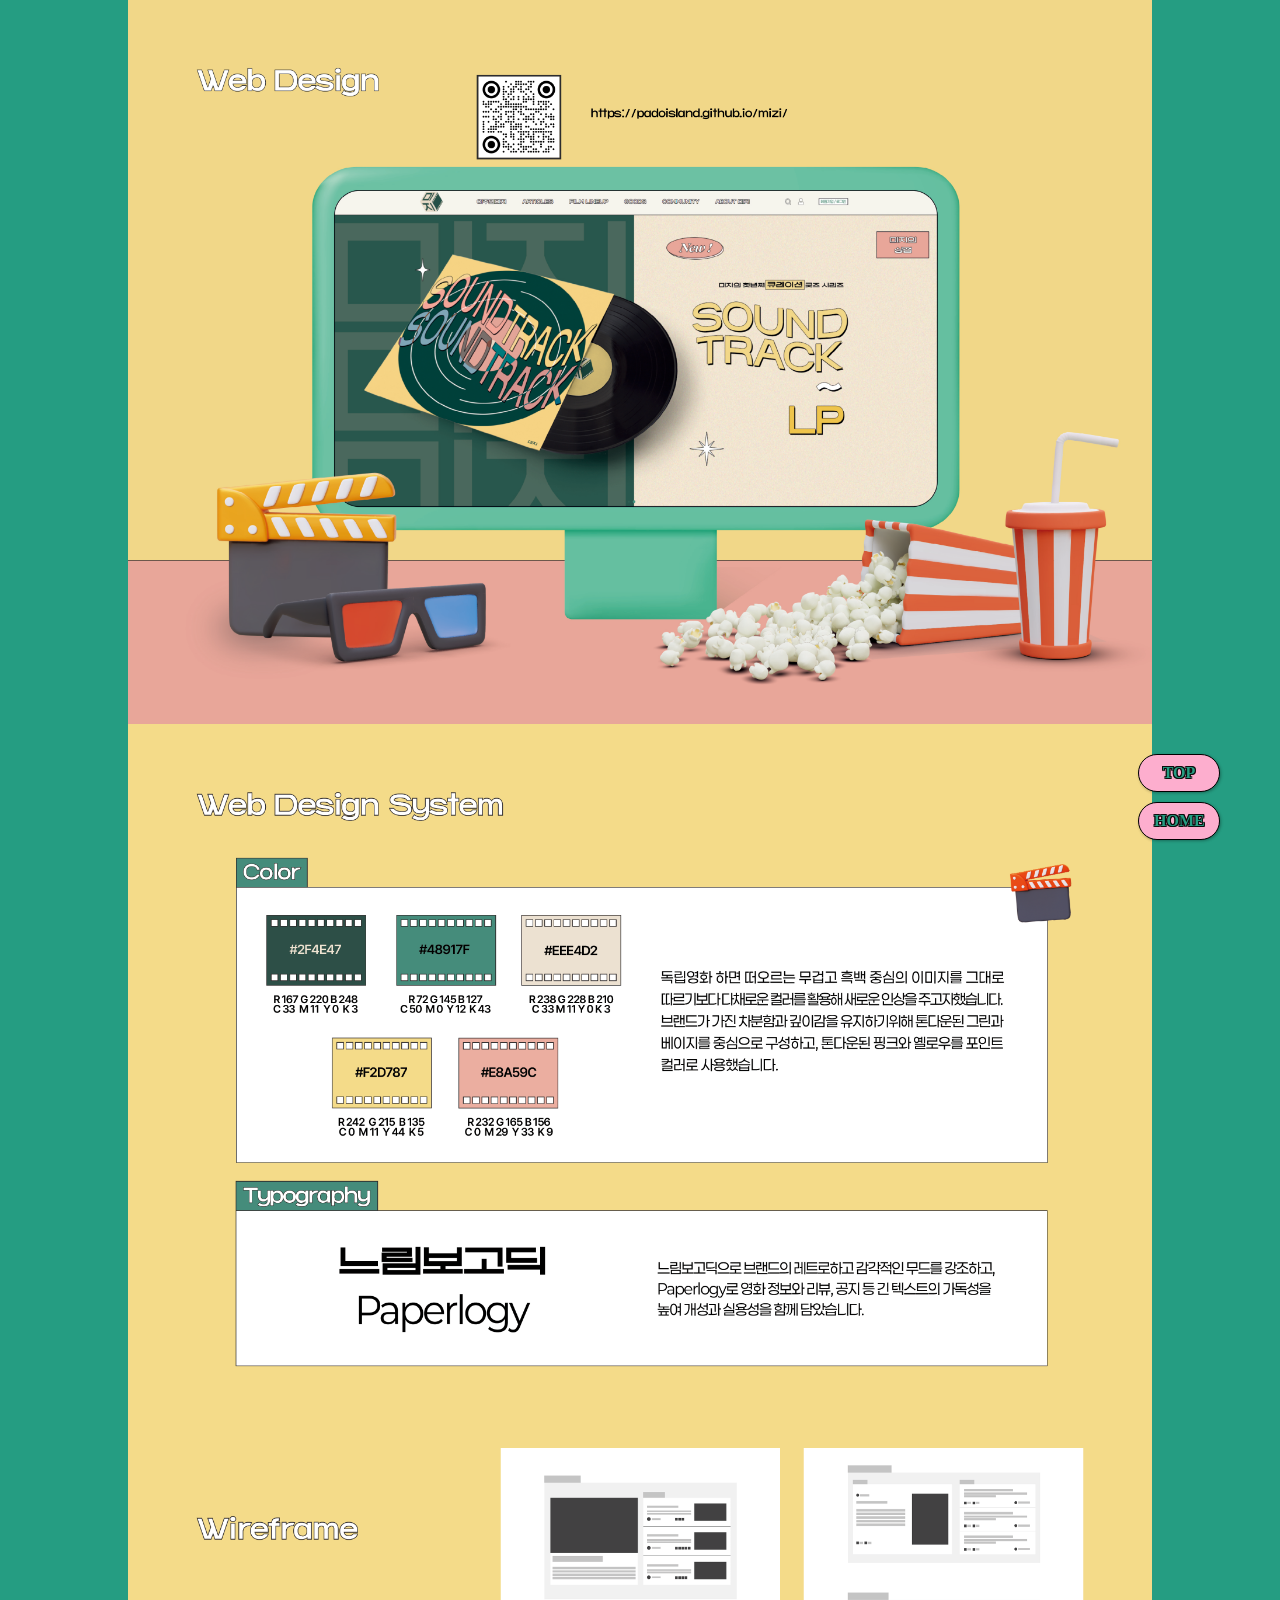
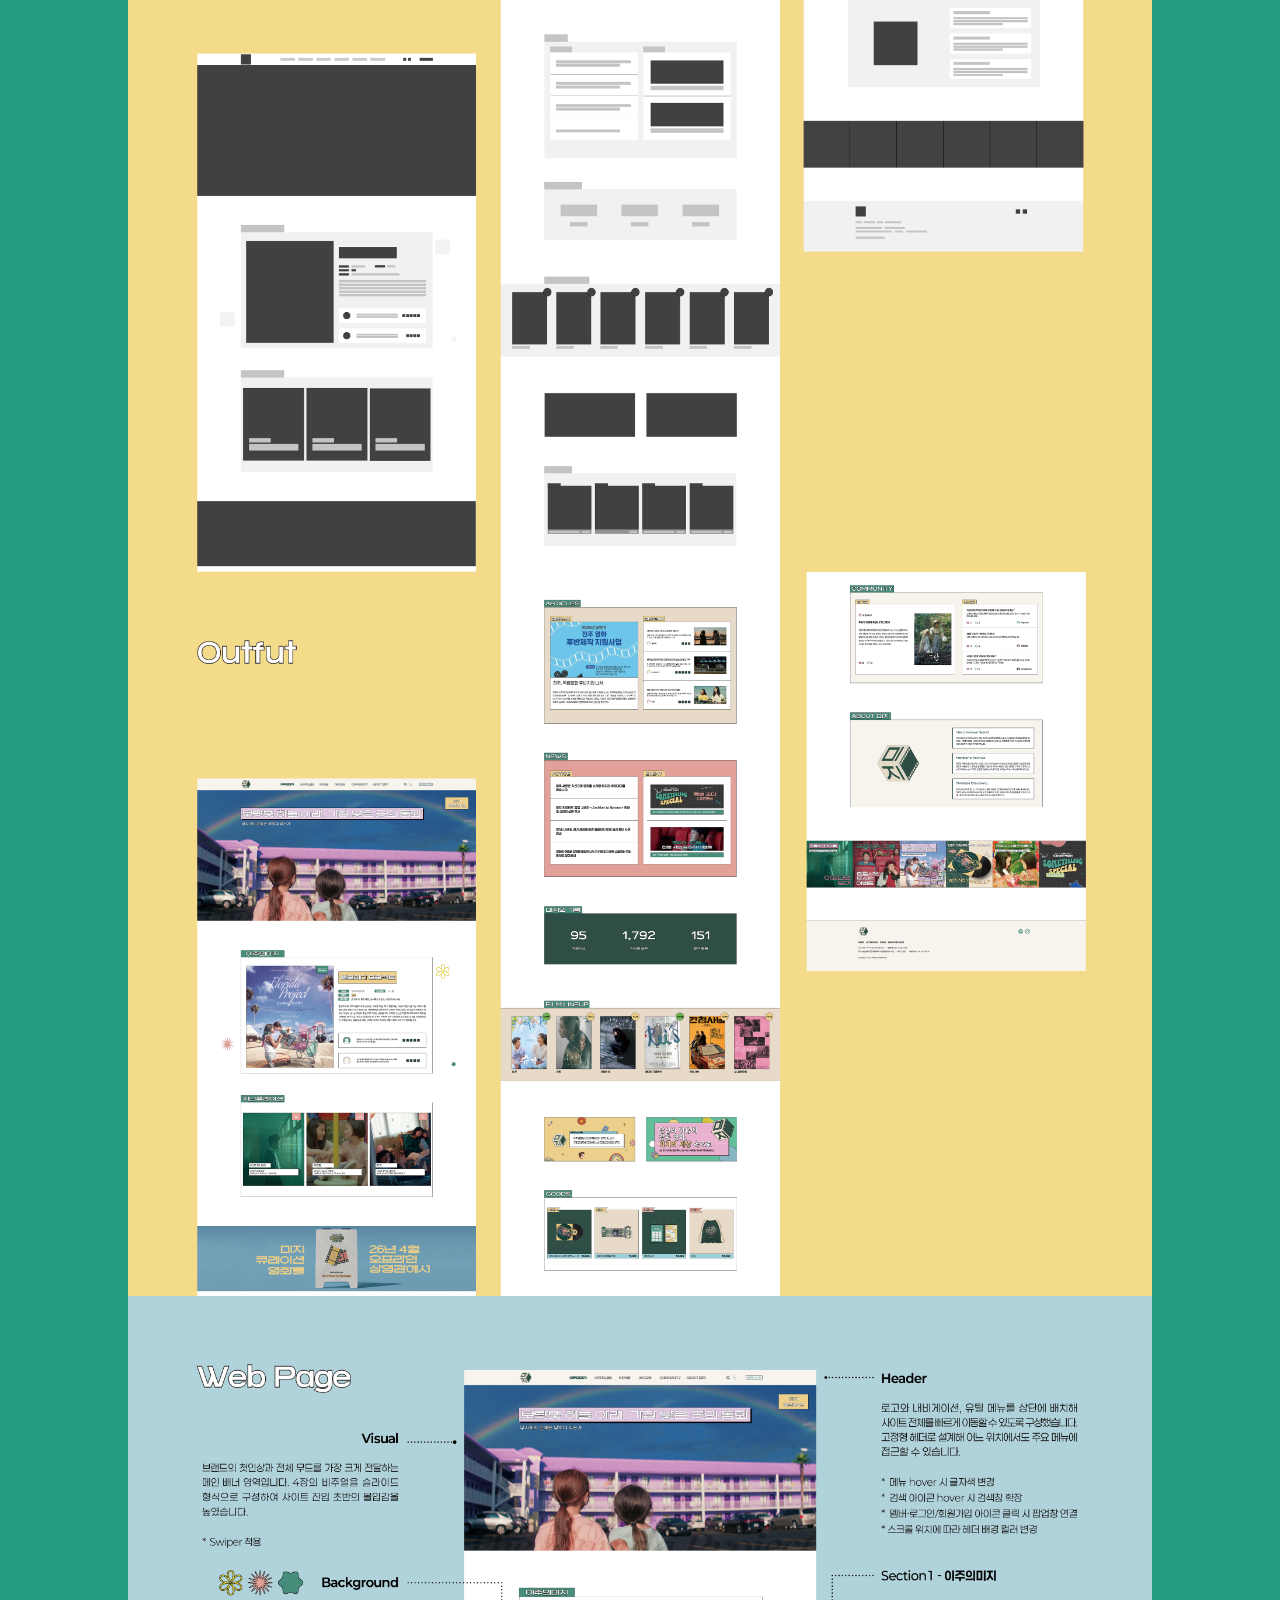
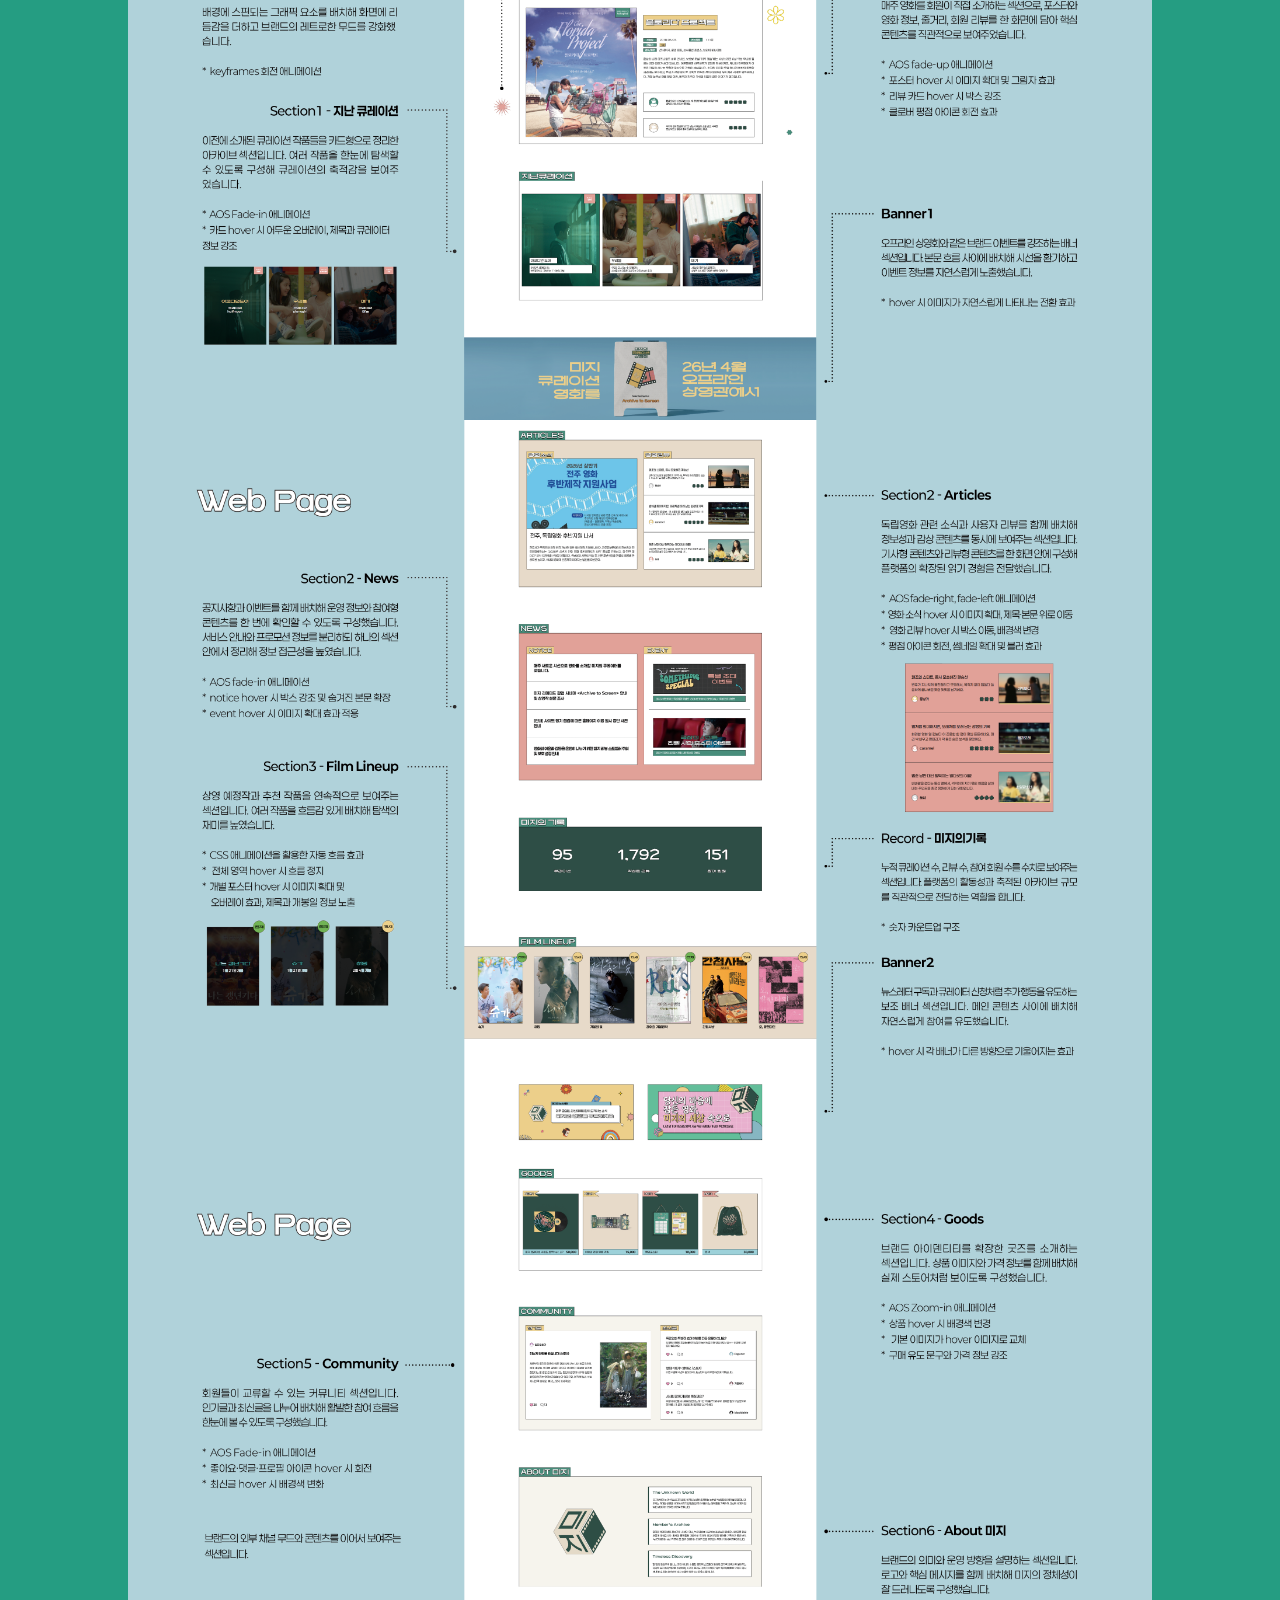
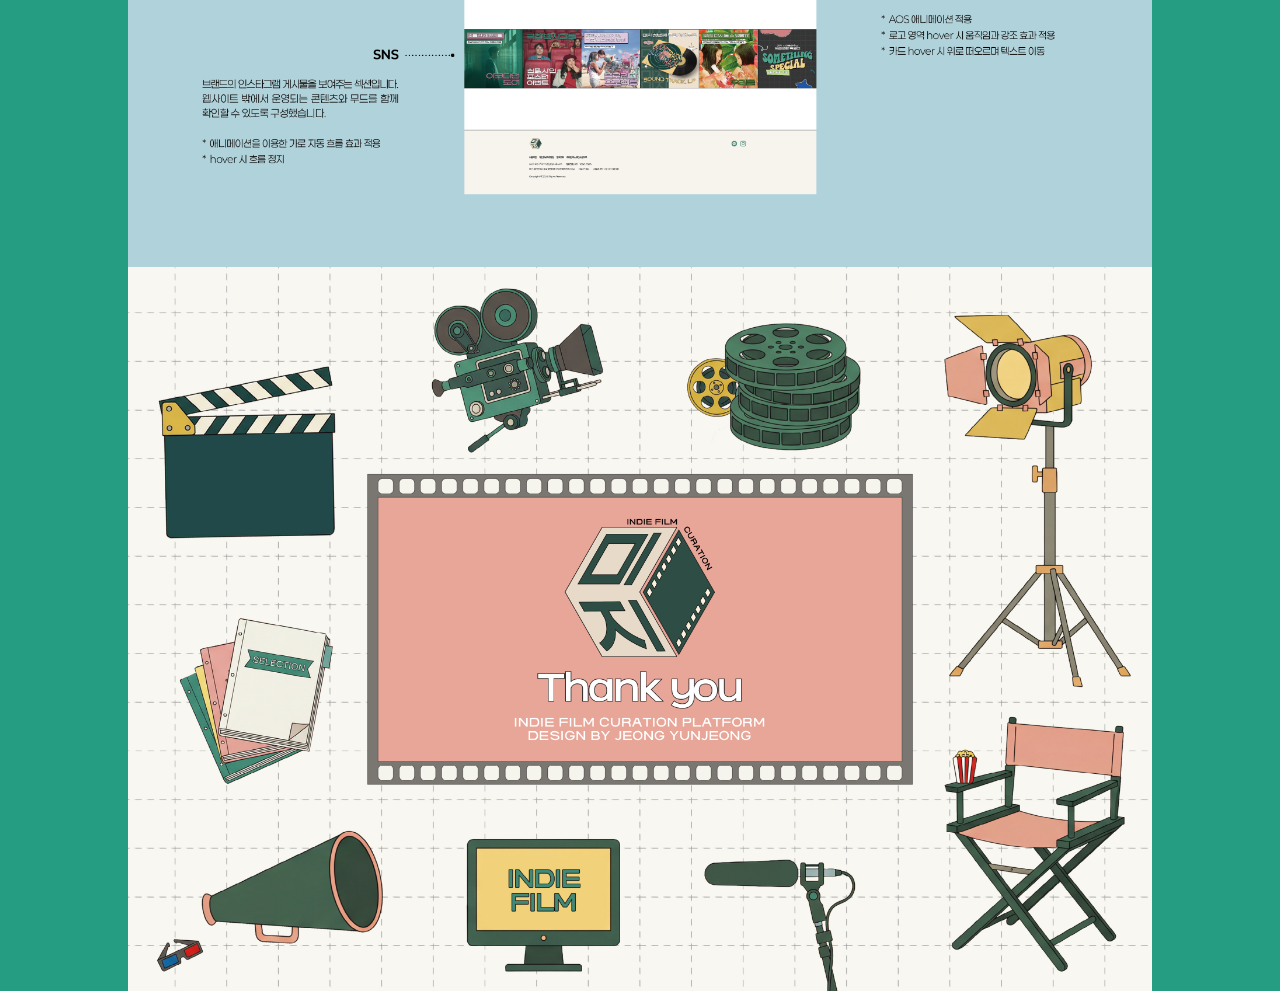
<file: guide/web.html>
<!DOCTYPE html>
<html lang="ko">

<head>
    <meta charset="UTF-8">
    <meta http-equiv="X-UA-Compatible" content="IE=edge">
    <meta name="viewport" content="width=device-width, initial-scale=1">
    <title>미지 Web guide</title>
    <link href="https://webfontworld.github.io/pretendard/Pretendard.css" rel="stylesheet">
    <link rel="stylesheet" href="./guide.css">
    <link rel="shortcut icon" href="./guide_img/favicon.png" type="image/png">
</head>

<body>
    <div class="brand1">
        <img src="./guide_img/30.png" alt="웹가이드 앞표지">
        <img src="./guide_img/31.png" alt="웹디자인 컨셉, 폰트, 컬러">
        <img src="./guide_img/32.png" alt="웹 사이트맵">
        <img src="./guide_img/33.png" alt="와이어프레임">
        <img src="./guide_img/34.png" alt="시안">
        <img src="./guide_img/35.png" alt="웹페이지설명">
        <img src="./guide_img/36.png" alt="웹페이지설명">
        <img src="./guide_img/37.png" alt="thank you">

        <!-- 버튼 -->
        <ul class="btn_1">
            <li><a href="#">TOP</a></li>
            <li><a href="../index.html#section2">HOME</a></li>
        </ul>
    </div>
</body>

</html>
</file>
<file: guide/guide.css>
* {
	margin: 0;
	padding: 0;
}

a {
	text-decoration: none;
}

body {
	font-family: 'Pretendard';
	font-size: 16px;
	line-height: 26px;
}

/* 배경색상 */
.brand1 {
	background-color: #259d82;
}

/* 이미지 크기 */
img {
	width: 80%;
	max-width: 1320px;
	display: block;
	margin: auto;
}

/* 버튼 */
.btn_1 {
	list-style: none;
	position: fixed;
	bottom: 50px;
	right: 50px;
	text-align: center;
	z-index: 99;
}

.btn_1 li {
	margin: 10px;
}

.btn_1 li a {
	display: inline-block;
	padding: 5px 15px;
	width: 50px;
	border-radius: 25px;
	box-shadow: 1px 1px 3px rgba(0, 0, 0, 0.3);
	background: #fdaece;
	color: #259d82;
	border: 1px solid #000000;
	font-weight: bold;
	text-shadow:
		-1px -1px 0 #0e0e0e,
		1px -1px 0 #0e0e0e,
		-1px 1px 0 #0e0e0e,
		1px 1px 0 #0e0e0e,
		0 -1px 0 #0e0e0e,
		0 1px 0 #0e0e0e,
		-1px 0 0 #0e0e0e,
		1px 0 0 #0e0e0e;
}

.btn_1 li a:hover {
	background-color: #ffffff;
	color: #fdaece;
}

/* 

	list-style: none;
	position: fixed;
	bottom: 50px;
	right: 50px;
	text-align: center;
	z-index: 100;
	display: inline-block;
	padding: 10px 20px;
	border-radius: 25px;
	box-shadow: 2px 2px 5px rgba(0, 0, 0, 0);
	background: #fdaece;
	border: 1px solid #000000;
	color: #259d82;
	font-weight: bold;
	text-decoration: none; */
</file>
